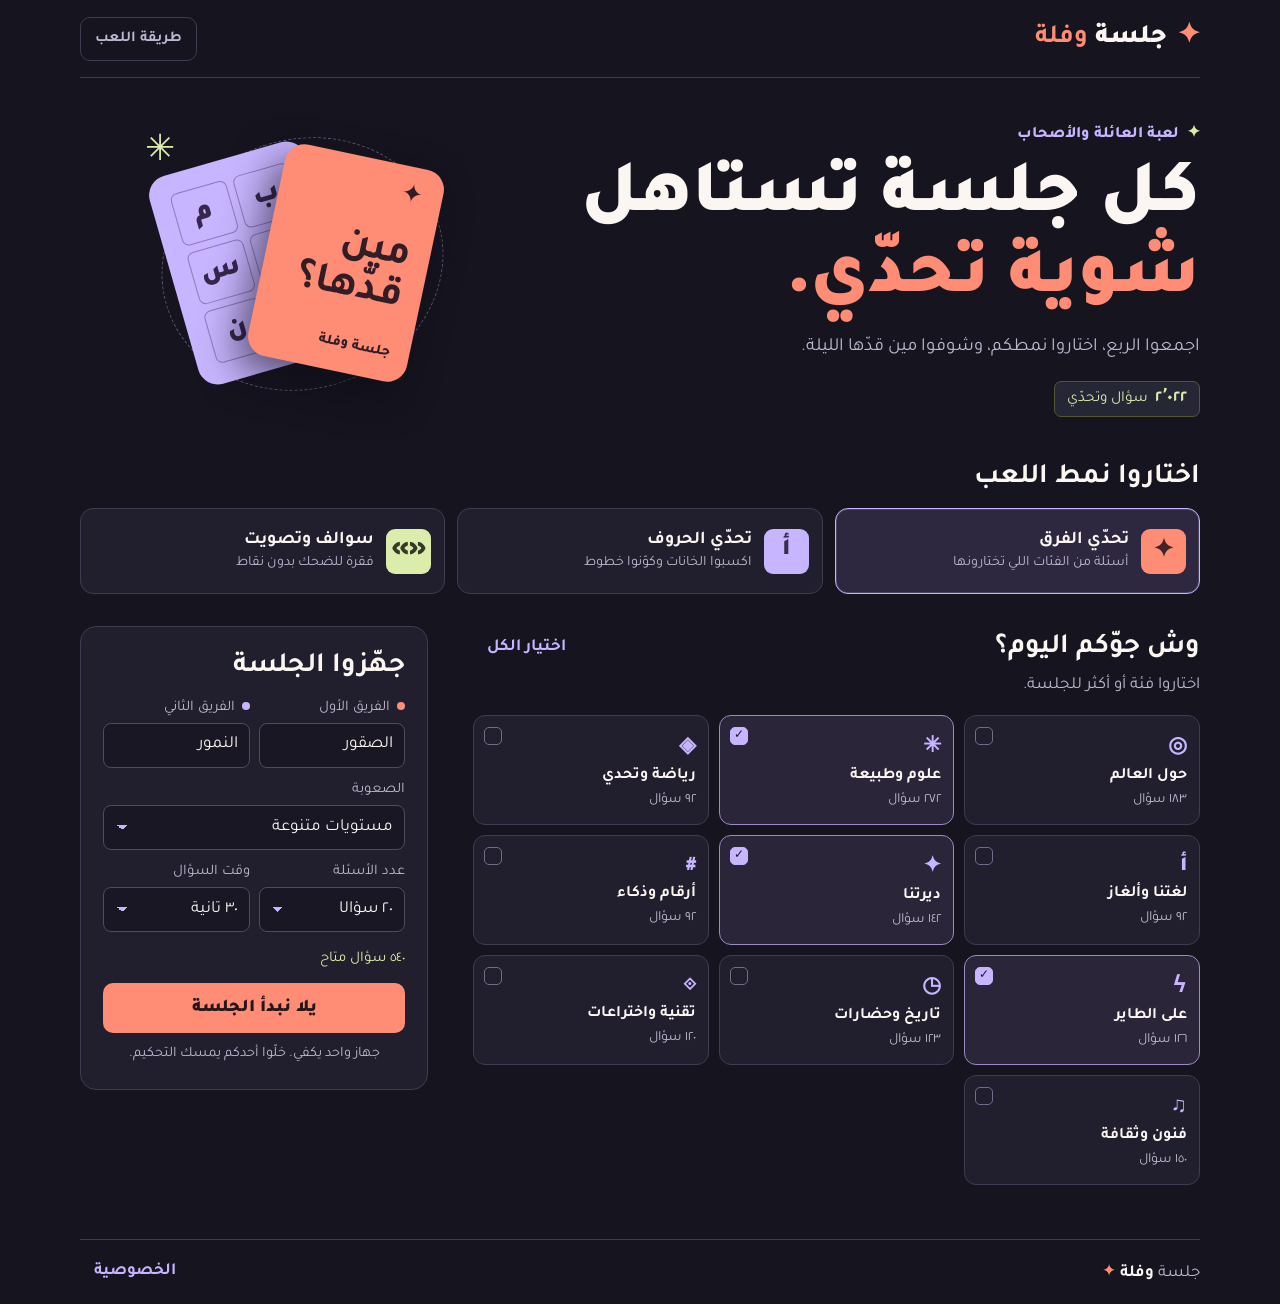
<file: index.html>
<!doctype html>
<html lang="ar" dir="rtl">
<head>
  <meta charset="utf-8">
  <meta name="viewport" content="width=device-width,initial-scale=1">
  <meta name="theme-color" content="#15141f">
  <meta name="description" content="جلسة وفلة، لعبة عربية تجمع الأهل والأصحاب في تحدي الفرق، تحدي الحروف، وسوالف وتصويت.">
  <title>جلسة وفلة | لعبة العائلة والأصحاب</title>
  <link rel="manifest" href="./manifest.webmanifest">
  <link rel="icon" href="./icon.svg" type="image/svg+xml">
  <link rel="stylesheet" href="./style.css">
</head>
<body>
  <header class="top shell">
    <a class="brand" href="./"><span class="brand-icon" aria-hidden="true">✦</span><span>جلسة <b>وفلة</b></span></a>
    <button id="help" class="quiet bordered" type="button">طريقة اللعب</button>
  </header>
  <main class="shell">
    <section id="setup" class="screen">
      <div class="hero">
        <div class="hero-copy">
          <div class="eyebrow"><span aria-hidden="true">✦</span> لعبة العائلة والأصحاب</div>
          <h1>كل جلسة تستاهل<br><em>شوية تحدّي.</em></h1>
          <p>اجمعوا الربع، اختاروا نمطكم، وشوفوا مين قدّها الليلة.</p>
          <p class="bank-total"><strong id="total"></strong> سؤال وتحدّي</p>
        </div>
        <div class="hero-art" aria-hidden="true">
          <div class="art-orbit"></div>
          <div class="art-card art-back"><span>ب</span><span>م</span><span>ر</span><span>س</span><span>ط</span><span>ن</span></div>
          <div class="art-card art-front"><span class="art-star">✦</span><strong>مين<br>قدّها؟</strong><span class="art-brand">جلسة وفلة</span></div>
          <span class="art-spark">✳</span>
        </div>
      </div>

      <div id="resume-box" class="resume" hidden>
        <span id="resume-label">فيه جلسة ما خلصتوها</span>
        <button id="resume" type="button" class="quiet bordered">كمّلوا الجلسة</button>
        <button id="discard" type="button" class="quiet">حذف</button>
      </div>
      <div id="letters-resume-box" class="resume" hidden>
        <span>عندكم جولة حروف محفوظة</span>
        <button id="letters-resume" type="button" class="quiet bordered">كمّلوا الحروف</button>
        <button id="letters-discard" type="button" class="quiet">حذف</button>
      </div>

      <section class="mode-section" aria-labelledby="mode-title">
        <h2 id="mode-title">اختاروا نمط اللعب</h2>
        <div class="mode-grid" role="group" aria-label="نمط اللعب">
          <button id="quiz-mode" type="button" class="mode selected" aria-pressed="true">
            <span class="mode-icon quiz-icon" aria-hidden="true">✦</span>
            <span><strong>تحدّي الفرق</strong><small>أسئلة من الفئات اللي تختارونها</small></span>
          </button>
          <button id="letters-mode" type="button" class="mode" aria-pressed="false">
            <span class="mode-icon letters-icon" aria-hidden="true">أ</span>
            <span><strong>تحدّي الحروف</strong><small>اكسبوا الخانات وكوّنوا خطوط</small></span>
          </button>
          <button id="social-mode" type="button" class="mode" aria-pressed="false">
            <span class="mode-icon social-icon" aria-hidden="true">«»</span>
            <span><strong>سوالف وتصويت</strong><small>فقرة للضحك بدون نقاط</small></span>
          </button>
        </div>
      </section>

      <div class="setup-grid">
        <section class="categories" id="quiz-setup" aria-labelledby="categories-title">
          <div class="section-title"><h2 id="categories-title">وش جوّكم اليوم؟</h2><button id="select-all" class="text-btn" type="button">اختيار الكل</button></div>
          <p class="muted section-description">اختاروا فئة أو أكثر للجلسة.</p>
          <div id="category-grid"></div>
        </section>
        <section class="mode-guide" id="letters-setup" aria-labelledby="letters-title" hidden>
          <div class="section-title"><h2 id="letters-title">كيف تلعبون الحروف؟</h2></div>
          <ol class="guide-steps">
            <li>الفريق اللي عليه الدور يختار خانة. أول حرف من الإجابة هو حرف الخانة.</li>
            <li>الإجابة الصحيحة تلوّن الخلية بلون الفريق وتعطيه نقاطها. إذا أخطأ، ينتقل السؤال للفريق الثاني.</li>
            <li>كل صف أفقي كامل أو خط مائل يصل أول صف بآخر صف بلون فريقكم يعطيكم <strong>٥٠٠</strong> نقطة إضافية.</li>
            <li>بعد انتهاء الخانات، يفوز الفريق صاحب أعلى نقاط.</li>
          </ol>
          <div class="letter-sample" aria-hidden="true">
            <div class="letter-sample-row"><span class="sample-owned">ج</span><span>م</span><span>هـ</span></div>
            <div class="letter-sample-row"><span class="sample-owned">ر</span><span>ث</span><span>ب</span></div>
            <div class="letter-sample-row"><span>ع</span><span class="owned-1">ي</span><span>س</span></div>
          </div>
        </section>
        <section class="mode-guide" id="social-setup" aria-labelledby="social-title" hidden>
          <div class="section-title"><h2 id="social-title">مين يقصد؟</h2></div>
          <p>اقرؤوا السؤال، وعدّوا إلى ثلاثة وصوّتوا مع بعض. بعد كل تصويت انتقلوا للسؤال اللي بعده.</p>
          <p class="muted">خلّوها خفيفة، وكل واحد له حرية يتخطّى أي سؤال.</p>
        </section>

        <aside class="settings">
          <h2>جهّزوا الجلسة</h2>
          <div id="team-fields" class="row">
            <div class="team-input"><label for="team1"><i class="team-dot coral"></i> الفريق الأول</label><input id="team1" maxlength="24" value="الصقور" autocomplete="off"></div>
            <div class="team-input"><label for="team2"><i class="team-dot lavender"></i> الفريق الثاني</label><input id="team2" maxlength="24" value="النمور" autocomplete="off"></div>
          </div>
          <div id="difficulty-fields">
            <label for="difficulty">الصعوبة</label>
            <select id="difficulty"><option value="0">مستويات متنوعة</option><option value="1">سهل</option><option value="2">متوسط</option><option value="3">صعب</option></select>
          </div>
          <div class="row">
            <div id="rounds-field"><label for="rounds">عدد الأسئلة</label>
              <select id="rounds"><option value="10">١٠ أسئلة</option><option value="20" selected>٢٠ سؤالًا</option><option value="30">٣٠ سؤالًا</option><option value="50">٥٠ سؤالًا</option><option value="75">٧٥ سؤالًا</option><option value="100">١٠٠ سؤال</option></select>
            </div>
            <div id="board-size-field" hidden><label for="board-size">حجم اللوحة</label>
              <select id="board-size"><option value="4">٤ × ٤</option><option value="5" selected>٥ × ٥</option></select>
            </div>
            <div><label for="duration">وقت السؤال</label>
              <select id="duration"><option value="15">١٥ ثانية</option><option value="30" selected>٣٠ ثانية</option><option value="45">٤٥ ثانية</option><option value="60">٦٠ ثانية</option><option value="0">بدون مؤقت</option></select>
            </div>
          </div>
          <p class="session-note" id="pool-count" role="status"></p>
          <button id="start" type="button" class="primary">يلا نبدأ الجلسة</button>
          <p class="muted small settings-note" id="settings-note">جهاز واحد يكفي. خلّوا أحدكم يمسك التحكيم.</p>
        </aside>
      </div>
    </section>

    <section id="play" class="screen play-screen" hidden>
      <div class="play-top"><button id="back" class="quiet bordered" type="button">حفظ وخروج</button><span id="progress-label"></span><button id="pause" class="quiet bordered" type="button">إيقاف مؤقت</button></div>
      <div class="progress" role="progressbar" aria-label="تقدّم الجلسة" aria-valuemin="0" aria-valuemax="100"><div id="progress-fill"></div></div>
      <div id="scores" class="scores"></div>
      <article class="question-card">
        <div class="question-meta"><span id="q-category" class="badge"></span><span id="timer" class="timer" aria-label="الوقت المتبقي"></span></div>
        <p class="muted small" id="q-hint"></p>
        <h2 id="question" tabindex="-1"></h2>
        <div id="quiz-controls">
          <div id="answer" class="answer" hidden><span>الإجابة</span><p id="answer-text"></p></div>
          <button id="reveal" class="primary" type="button">اكشفوا الإجابة</button>
          <div id="judging" hidden>
            <p class="muted small" id="judge-label"></p>
            <div id="award-row" class="award-row"><button id="award1" class="award coral-bg" type="button"></button><button id="award2" class="award purple-bg" type="button"></button></div>
            <button id="skip" class="quiet" type="button">ما أحد جاوب</button>
          </div>
        </div>
        <div id="pause-layer" class="pause-layer" hidden><span>الجلسة متوقفة مؤقتًا</span><button id="continue" class="primary" type="button">نكمل؟</button></div>
      </article>
      <div class="play-bottom"><button id="undo" class="text-btn" type="button">تراجع عن آخر نتيجة</button><span id="play-note" class="muted small"></span></div>
    </section>

    <section id="letters-play" class="screen letters-screen" hidden>
      <div class="play-top"><button id="letters-back" class="quiet bordered" type="button">حفظ وخروج</button><span id="letters-progress"></span></div>
      <div id="letters-scores" class="scores letters-scores"></div>
      <div class="letter-panel">
        <div class="letter-board-header"><div><h2 id="board-title" tabindex="-1">لوحة الحروف</h2><p id="board-turn" role="status"></p></div><button id="random-letter" class="quiet bordered" type="button">حرف عشوائي</button></div>
        <div id="letter-grid" class="letter-grid" role="group" aria-label="لوحة الحروف"></div>
        <div class="letter-board-footer"><span>الخط الكامل +٥٠٠ نقطة</span><button id="letters-undo" class="text-btn" type="button">تراجع عن آخر خانة</button></div>
      </div>
    </section>

    <section id="results" class="screen result" hidden>
      <div class="trophy" aria-hidden="true">✦</div>
      <h1 id="winner" tabindex="-1"></h1>
      <p class="muted" id="result-sub"></p>
      <div id="final-scores" class="scores"></div>
      <button id="share" class="primary" type="button">انسخوا نتيجة الجلسة</button>
      <button id="again" class="quiet" type="button">جلسة جديدة</button>
      <p id="share-status" role="status"></p>
    </section>
  </main>
  <footer class="shell"><span>جلسة <b>وفلة</b> <span class="footer-star" aria-hidden="true">✦</span></span><button id="privacy" class="text-btn" type="button">الخصوصية</button></footer>

  <dialog id="info" aria-labelledby="info-title"><button id="close-dialog" class="icon-btn" type="button" aria-label="إغلاق">×</button><h2 id="info-title"></h2><p id="info-text"></p></dialog>
  <dialog id="letter-dialog" aria-labelledby="letter-question">
    <div class="question-meta"><span id="letter-badge" class="badge"></span><span id="letter-timer" class="timer" aria-label="الوقت المتبقي"></span></div>
    <p id="letter-attempt" class="muted" role="status"></p>
    <h2 id="letter-question" tabindex="-1"></h2>
    <p id="letter-expired" class="time-expired" role="status" hidden>انتهى الوقت.</p>
    <div id="letter-controls">
      <div id="letter-answer" class="answer" hidden><span>الإجابة</span><p id="letter-answer-text"></p></div>
      <div id="letter-judging" class="award-row"><button id="letter-correct" class="award coral-bg" type="button">إجابة صحيحة</button><button id="letter-miss" class="award neutral-bg" type="button"></button></div>
      <button id="letter-next" class="primary" type="button" hidden>العودة للوحة</button>
      <div id="letter-dialog-actions" class="dialog-actions"><button id="letter-peek" class="text-btn" type="button" aria-controls="letter-answer" aria-expanded="false">الإجابة للحكم</button><button id="letter-pause" class="text-btn" type="button">إيقاف مؤقت</button><button id="letter-save" class="quiet" type="button">حفظ وخروج</button></div>
    </div>
    <div id="letter-pause-layer" class="pause-layer" hidden><span>الجولة متوقفة مؤقتًا</span><button id="letter-continue" class="primary" type="button">نكمل؟</button><button id="letter-pause-save" class="quiet" type="button">حفظ وخروج</button></div>
  </dialog>
  <div id="toast" role="status" hidden></div>

  <script src="./questions.js"></script>
  <script src="./trivia-world.js"></script>
  <script src="./trivia-science.js"></script>
  <script src="./trivia-culture.js"></script>
  <script src="./trivia-extra.js"></script>
  <script src="./letters-bank.js"></script>
  <script src="./bank.js"></script>
  <script src="./app.js"></script>
</body>
</html>
</file>
<file: style.css>
@import url('https://fonts.googleapis.com/css2?family=Tajawal:wght@400;500;700;800;900&display=swap');

:root {
  color-scheme: dark;
  --bg: #15141f;
  --panel: #211f2e;
  --panel-raised: #2b273a;
  --line: #403b50;
  --muted: #bdb8cf;
  --text: #fbf6f1;
  --coral: #ff8c75;
  --purple: #c8b5ff;
  --lime: #dcecaa;
  --team0: var(--coral);
  --team1: var(--purple);
  --letter-hex: polygon(50% 0, 100% 25%, 100% 75%, 50% 100%, 0 75%, 0 25%);
  --letter-cream: #f7eee2;
  --letter-ink: #382842;
  font-family: Tajawal, Arial, sans-serif;
}

* { box-sizing: border-box; }
[hidden] { display: none !important; }
body { margin: 0; background: var(--bg); color: var(--text); font-size: 1.063rem; }
a { color: inherit; text-decoration: none; }
button, input, select { font: inherit; }
button { cursor: pointer; color: inherit; border: 0; }
button:disabled { cursor: default; opacity: .52; }
button:focus-visible, a:focus-visible, select:focus-visible, input:focus-visible {
  outline: 3px solid var(--lime);
  outline-offset: 4px;
}
h1, h2, p { margin: 0; }
h2 { font-size: clamp(1.4rem, 3vw, 1.75rem); line-height: 1.3; }
p { line-height: 1.65; }
.shell { width: min(1120px, calc(100% - 64px)); margin-inline: auto; }
.muted { color: var(--muted); }
.small { font-size: .9rem; }
.bordered { border: 1px solid var(--line); }
.quiet, .text-btn, .primary, .award {
  border-radius: 10px;
  min-height: 44px;
  padding: 9px 14px;
}
.quiet, .text-btn { background: transparent; font-weight: 700; }
.quiet { color: var(--muted); font-size: .95rem; }
.text-btn { color: var(--purple); }
.quiet:not(:disabled):hover, .text-btn:not(:disabled):hover { background: var(--panel-raised); color: var(--text); }
.primary {
  width: 100%;
  padding: 14px 18px;
  color: #251719;
  background: var(--coral);
  font-size: 1.125rem;
  font-weight: 900;
}
.primary:not(:disabled):hover, .award:not(:disabled):hover { filter: brightness(1.08); }

.top {
  min-height: 78px;
  display: flex;
  align-items: center;
  justify-content: space-between;
  border-bottom: 1px solid var(--line);
}
.brand { display: inline-flex; align-items: center; gap: 10px; font-size: 1.65rem; font-weight: 900; }
.brand b, .brand-icon, .footer-star { color: var(--coral); }
.brand-icon { font-size: 1.75rem; line-height: 1; }
.hero {
  position: relative;
  min-height: 350px;
  display: flex;
  align-items: center;
  overflow: hidden;
  padding-block: 44px 38px;
}
.hero-copy { position: relative; z-index: 1; }
.eyebrow { color: var(--purple); font-weight: 800; font-size: 1rem; }
.eyebrow span { margin-inline-end: 4px; color: var(--lime); }
h1 {
  margin-block: 14px 12px;
  font-size: clamp(2.65rem, 5.9vw, 4.65rem);
  font-weight: 900;
  line-height: 1.09;
}
h1 em { color: var(--coral); font-style: normal; }
.hero-copy > p { color: var(--muted); font-size: 1.16rem; }
.hero .bank-total {
  display: inline-flex;
  align-items: center;
  min-height: 36px;
  gap: 7px;
  margin-top: 17px;
  padding: 3px 12px;
  border: 1px solid #555534;
  border-radius: 7px;
  color: var(--lime);
  background: #262735;
  font-size: .95rem;
}
.bank-total strong { font-size: 1.045rem; }
.hero-art {
  position: absolute;
  inset-inline-end: 4%;
  top: 50%;
  width: 350px;
  height: 302px;
  transform: translateY(-50%);
}
.art-orbit {
  width: 285px;
  height: 250px;
  position: absolute;
  inset: 24px auto auto 35px;
  border: 1px dashed #625775;
  border-radius: 50%;
  transform: rotate(-18deg);
}
.art-card { position: absolute; top: 40px; width: 162px; height: 216px; border-radius: 20px; }
.art-back {
  left: 46px;
  padding: 20px;
  display: grid;
  grid-template-columns: repeat(2, 1fr);
  gap: 7px;
  background: var(--purple);
  color: #36274c;
  transform: rotate(-16deg);
}
.art-back span {
  display: grid;
  place-items: center;
  border: 1px solid #8f78bf;
  border-radius: 7px;
  font-size: 1.8rem;
  font-weight: 900;
}
.art-front {
  left: 140px;
  display: flex;
  flex-direction: column;
  justify-content: space-between;
  padding: 19px;
  background: var(--coral);
  color: #321d27;
  transform: rotate(12deg);
  box-shadow: -9px 17px 38px #0c0a1594;
}
.art-star { font-size: 1.6rem; line-height: 1; }
.art-front strong { font-size: 2.65rem; line-height: 1; }
.art-brand { font-weight: 800; font-size: .9rem; }
.art-spark { position: absolute; top: 12px; left: 20px; color: var(--lime); font-size: 2.25rem; }

.resume {
  display: flex;
  gap: 7px 12px;
  align-items: center;
  flex-wrap: wrap;
  margin-block-end: 12px;
  padding: 9px 14px;
  border: 1px solid #615577;
  border-radius: 13px;
  background: #2b243d;
}
.resume span { flex: 1 1 180px; }
.mode-section { margin-block: 5px 32px; }
.mode-section h2 { margin-block-end: 12px; }
.mode-grid { display: grid; grid-template-columns: repeat(3, minmax(0, 1fr)); gap: 12px; }
.mode {
  display: flex;
  align-items: center;
  gap: 12px;
  padding: 13px;
  min-height: 86px;
  text-align: start;
  background: var(--panel);
  border: 1px solid var(--line);
  border-radius: 13px;
  transition: border-color .15s, background .15s;
}
.mode:hover { border-color: #827497; }
.mode.selected { border-color: var(--purple); background: #2e2740; box-shadow: inset 0 0 0 1px #c8b5ff30; }
.mode-icon {
  display: grid;
  place-items: center;
  flex: 0 0 45px;
  aspect-ratio: 1;
  border-radius: 9px;
  font-size: 1.55rem;
  font-weight: 900;
}
.quiz-icon { background: var(--coral); color: #40242a; }
.letters-icon { background: var(--purple); color: #392c50; }
.social-icon { background: var(--lime); color: #353a27; }
.mode strong, .mode small { display: block; }
.mode strong { font-size: 1.125rem; }
.mode small { margin-top: 3px; font-size: .89rem; line-height: 1.35; color: var(--muted); }

.setup-grid {
  display: grid;
  align-items: start;
  grid-template-columns: minmax(0, 1fr) minmax(280px, 348px);
  gap: clamp(18px, 4vw, 45px);
  padding-block-end: 54px;
}
.section-title { display: flex; align-items: center; justify-content: space-between; gap: 14px; }
.section-description { margin: 2px 0 15px; }
#category-grid { display: grid; grid-template-columns: repeat(3, minmax(0, 1fr)); gap: 10px; }
.category {
  position: relative;
  min-height: 110px;
  padding: 12px;
  border: 1px solid var(--line);
  border-radius: 12px;
  background: var(--panel);
  text-align: start;
  transition: border-color .15s, background .15s;
}
.category:hover { border-color: #817490; }
.category[aria-pressed="true"] { border-color: #9d89c5; background: #2b253a; }
.category-icon { display: block; margin-bottom: 4px; color: var(--purple); font-size: 1.35rem; font-weight: 900; }
.category strong { display: block; font-size: 1rem; line-height: 1.35; }
.category small { display: block; margin-top: 4px; color: var(--muted); font-size: .875rem; }
.check {
  position: absolute;
  inset-inline-end: 10px;
  top: 11px;
  display: grid;
  place-items: center;
  width: 18px;
  height: 18px;
  border: 1px solid #756c89;
  border-radius: 5px;
  font-size: .75rem;
  line-height: 1;
}
[aria-pressed="true"] > .check { background: var(--purple); border-color: var(--purple); color: #21192e; }
.settings, .mode-guide {
  padding: 22px;
  border: 1px solid var(--line);
  border-radius: 16px;
  background: var(--panel);
}
.settings label { display: block; margin-block: 14px 6px; color: var(--muted); font-size: .92rem; }
.team-dot { display: inline-block; width: 8px; height: 8px; margin-inline-end: 3px; border-radius: 50%; }
.coral { background: var(--coral); }
.lavender { background: var(--purple); }
input, select {
  width: 100%;
  min-width: 0;
  min-height: 45px;
  padding: 8px 11px;
  color: var(--text);
  background: #191724;
  border: 1px solid #514962;
  border-radius: 8px;
}
select {
  appearance: none;
  padding-inline-end: 29px;
  background-image: linear-gradient(45deg, transparent 50%, var(--purple) 50%),
    linear-gradient(135deg, var(--purple) 50%, transparent 50%);
  background-position: 13px 52%, 18px 52%;
  background-repeat: no-repeat;
  background-size: 5px 5px;
}
.row { display: flex; gap: 9px; }
.row > div { flex: 1; min-width: 0; }
.session-note { color: var(--lime); margin-block: 15px 12px; font-size: .93rem; }
.settings-note { margin-top: 10px; text-align: center; }
.mode-guide p { margin-top: 13px; }
.guide-steps { padding-inline-start: 19px; margin: 14px 0 20px; }
.guide-steps li { padding-inline-start: 5px; margin-block-end: 9px; line-height: 1.65; }
.guide-steps li::marker { color: var(--purple); font-weight: 800; }
.letter-sample { width: 126px; }
.letter-sample-row { display: flex; }
.letter-sample-row + .letter-sample-row { margin-block-start: -10px; }
.letter-sample-row:nth-child(even) { margin-inline-start: 18px; }
.letter-sample-row span {
  display: grid;
  place-items: center;
  flex: 0 0 34px;
  height: 40px;
  margin-inline: 1px;
  background: var(--letter-cream);
  color: var(--letter-ink);
  clip-path: var(--letter-hex);
  font-weight: 900;
}
.letter-sample-row .sample-owned { background: var(--team0); }
.letter-sample-row .owned-1 { background: var(--team1); }

.play-screen, .letters-screen, .result { max-width: 760px; margin-inline: auto; }
.play-top {
  display: flex;
  justify-content: space-between;
  align-items: center;
  gap: 6px;
  margin-block: 25px 13px;
  color: var(--muted);
  font-size: .94rem;
}
.progress { height: 5px; background: #352e43; border-radius: 7px; margin-bottom: 15px; }
.progress > div { height: 100%; background: var(--coral); border-radius: inherit; transition: width .2s; }
.scores { display: grid; grid-template-columns: repeat(2, minmax(0, 1fr)); gap: 12px; margin-block-end: 17px; }
.score {
  display: flex;
  justify-content: space-between;
  align-items: center;
  gap: 9px;
  min-width: 0;
  min-height: 66px;
  padding: 10px 14px;
  border: 1px solid var(--line);
  border-radius: 11px;
  background: var(--panel);
}
.score span { overflow-wrap: anywhere; }
.score b { font-size: 1.7rem; line-height: 1; }
.team-0 b { color: var(--team0); }
.team-1 b { color: var(--team1); }
.current-team.team-0 { border-color: var(--team0); }
.current-team.team-1 { border-color: var(--team1); }
.question-card, .letter-panel {
  position: relative;
  padding: clamp(16px, 4vw, 32px);
  border: 1px solid var(--line);
  border-radius: 17px;
  background: var(--panel);
}
.question-card { min-height: 330px; text-align: center; }
.question-meta { display: flex; justify-content: space-between; align-items: center; gap: 10px; margin-bottom: 14px; }
.badge { color: var(--purple); background: #302742; padding: 6px 10px; border-radius: 8px; font-size: .92rem; font-weight: 700; }
.timer { color: var(--coral); font-size: .98rem; font-weight: 800; white-space: nowrap; }
.question-card h2, #letter-question { margin-block: 13px 20px; font-size: clamp(1.4rem, 3vw, 2rem); line-height: 1.5; }
#quiz-controls > .primary, .result > .primary { display: block; max-width: 350px; margin: 15px auto; }
.answer { padding: 12px 14px; border: 1px solid #5a6945; border-radius: 9px; background: #2c352c; text-align: start; }
.answer > span { color: var(--lime); font-size: .9rem; font-weight: 800; }
.answer p { margin-top: 2px; }
#judge-label { margin-block: 13px 8px; }
.award-row { display: flex; gap: 9px; }
.award { flex: 1; min-width: 0; font-weight: 900; overflow-wrap: anywhere; }
.coral-bg { background: var(--coral); color: #291c1f; }
.purple-bg { background: var(--purple); color: #2a203c; }
.neutral-bg { background: #3c344e; color: var(--text); }
.play-bottom, .letter-board-footer { display: flex; justify-content: space-between; align-items: center; gap: 12px; margin-block: 10px 30px; }
.pause-layer {
  position: absolute;
  inset: 0;
  border-radius: inherit;
  display: grid;
  align-content: center;
  justify-items: center;
  gap: 12px;
  text-align: center;
  padding: 14px;
  background: var(--panel);
  z-index: 2;
  font-size: 1.25rem;
}
.pause-layer .primary { max-width: 235px; }

.letters-screen { max-width: 660px; padding-block-end: 35px; }
.letter-board-header { display: flex; align-items: center; justify-content: space-between; gap: 12px; margin-bottom: 15px; }
.letter-board-header p { color: var(--muted); margin-top: 3px; overflow-wrap: anywhere; }
.letter-grid {
  --columns: var(--board-size, 5);
  --row-width: calc(100% * var(--columns) / (var(--columns) + .5));
  --half-cell: calc(50% / (var(--columns) + .5));
  --row-overlap: calc(-25% / (var(--columns) + .5) / .8660254);
  width: min(100%, 500px);
  margin-inline: auto;
}
.letter-row {
  display: flex;
  align-items: start;
  inline-size: var(--row-width);
  pointer-events: none;
}
.letter-row + .letter-row { margin-block-start: var(--row-overlap); }
.letter-row:nth-child(even) { margin-inline-start: var(--half-cell); }
.letter-tile {
  --tile-rim: #3e334e;
  --tile-face: var(--letter-cream);
  --tile-inset: 2px;
  position: relative;
  isolation: isolate;
  display: grid;
  align-content: center;
  justify-items: center;
  flex: 0 0 calc(100% / var(--columns));
  min-width: 0;
  aspect-ratio: .8660254;
  padding: 0;
  pointer-events: auto;
  background: var(--tile-rim);
  color: var(--letter-ink);
  clip-path: var(--letter-hex);
  line-height: 1;
  transition: background .15s;
}
.letter-tile::before {
  content: "";
  position: absolute;
  z-index: -1;
  inset: var(--tile-inset);
  background: var(--tile-face);
  clip-path: var(--letter-hex);
  transition: background .15s;
}
.letter-tile strong { font-size: clamp(1.3rem, 5.1vw, 2.45rem); font-weight: 900; }
.letter-tile span { margin-top: 2px; color: currentColor; font-size: .875rem; font-weight: 800; }
.letter-tile:not(:disabled):hover { --tile-face: #fff9ee; --tile-rim: #9477b0; }
.letter-tile:focus-visible {
  --tile-rim: var(--lime);
  --tile-inset: 5px;
  outline: 0;
}
.letter-tile.owned-0, .letter-tile.owned-1, .letter-tile.passed { opacity: 1; }
.letter-tile.owned-0 { --tile-face: var(--team0); }
.letter-tile.owned-1 { --tile-face: var(--team1); }
.letter-tile.in-line { --tile-rim: var(--lime); --tile-inset: 4px; }
.letter-tile.passed {
  --tile-face: repeating-linear-gradient(135deg, #272435 0 5px, #343042 5px 6px);
  color: var(--muted);
}
.letter-board-footer { color: var(--muted); margin-bottom: 0; font-size: .91rem; }

.result { text-align: center; padding-block: 48px 60px; }
.result h1 { font-size: clamp(2rem, 5vw, 3.55rem); overflow-wrap: anywhere; }
.result .scores { margin-top: 19px; }
.trophy { color: var(--coral); font-size: 4.25rem; line-height: 1; }
#share-status { white-space: pre-line; color: var(--muted); }
footer {
  display: flex;
  align-items: center;
  justify-content: space-between;
  color: var(--muted);
  border-top: 1px solid var(--line);
  min-height: 65px;
}
footer b { color: var(--text); }

dialog {
  width: min(520px, calc(100% - 30px));
  padding: clamp(17px, 4vw, 25px);
  color: var(--text);
  background: var(--panel);
  border: 1px solid #65587a;
  border-radius: 16px;
  overflow-wrap: anywhere;
}
dialog::backdrop { background: #0c0915c7; }
#info p { margin-top: 9px; white-space: pre-line; color: var(--muted); }
.icon-btn {
  float: left;
  width: 38px;
  height: 38px;
  background: transparent;
  border: 1px solid var(--line);
  border-radius: 50%;
  font-size: 1.35rem;
}
#letter-dialog .award-row, #letter-next { margin-top: 15px; }
#letter-badge.owned-0 { background: var(--team0); color: var(--letter-ink); }
#letter-badge.owned-1 { background: var(--team1); color: var(--letter-ink); }
.dialog-actions { display: flex; flex-wrap: wrap; justify-content: space-between; gap: 2px 8px; margin-top: 5px; }
.dialog-actions button { font-size: .92rem; }
.time-expired { color: var(--coral); }
#toast {
  position: fixed;
  inset-inline: 12px;
  bottom: 14px;
  z-index: 10;
  width: fit-content;
  max-width: calc(100% - 24px);
  margin-inline: auto;
  padding: 11px 16px;
  border-radius: 9px;
  background: var(--lime);
  color: #22271c;
  font-weight: 800;
}

@media (max-width: 830px) {
  .shell { width: calc(100% - 36px); }
  .hero-art { inset-inline-end: 0; transform: translateY(-50%) scale(.79); transform-origin: left center; }
  #category-grid { grid-template-columns: repeat(2, minmax(0, 1fr)); }
}
@media (max-width: 650px) {
  .top { min-height: 62px; }
  .brand { font-size: 1.4rem; }
  .hero { min-height: auto; padding-block: 28px; }
  .hero-copy > p { font-size: 1.03rem; }
  .hero-art { display: none; }
  .mode-section { margin-block-end: 21px; }
  .mode-grid { gap: 6px; }
  .mode { flex-direction: column; align-items: flex-start; min-height: 110px; gap: 5px; padding: 8px; }
  .mode-icon { width: 30px; flex-basis: auto; border-radius: 6px; font-size: 1.125rem; }
  .mode strong { font-size: 1rem; }
  .mode small { font-size: .875rem; }
  .setup-grid { grid-template-columns: 1fr; gap: 17px; padding-bottom: 32px; }
  .settings, .mode-guide { padding: 16px; }
  .category { min-height: 90px; }
}
@media (max-width: 365px) {
  .shell { width: calc(100% - 24px); }
  .play-top .quiet { padding-inline: 7px; }
  .letter-panel { padding: 11px; }
  .letter-board-header .quiet, .letter-board-footer button { padding-inline: 8px; }
}
@media (prefers-reduced-motion: reduce) {
  *, *::before, *::after { transition: none !important; }
}
</file>
